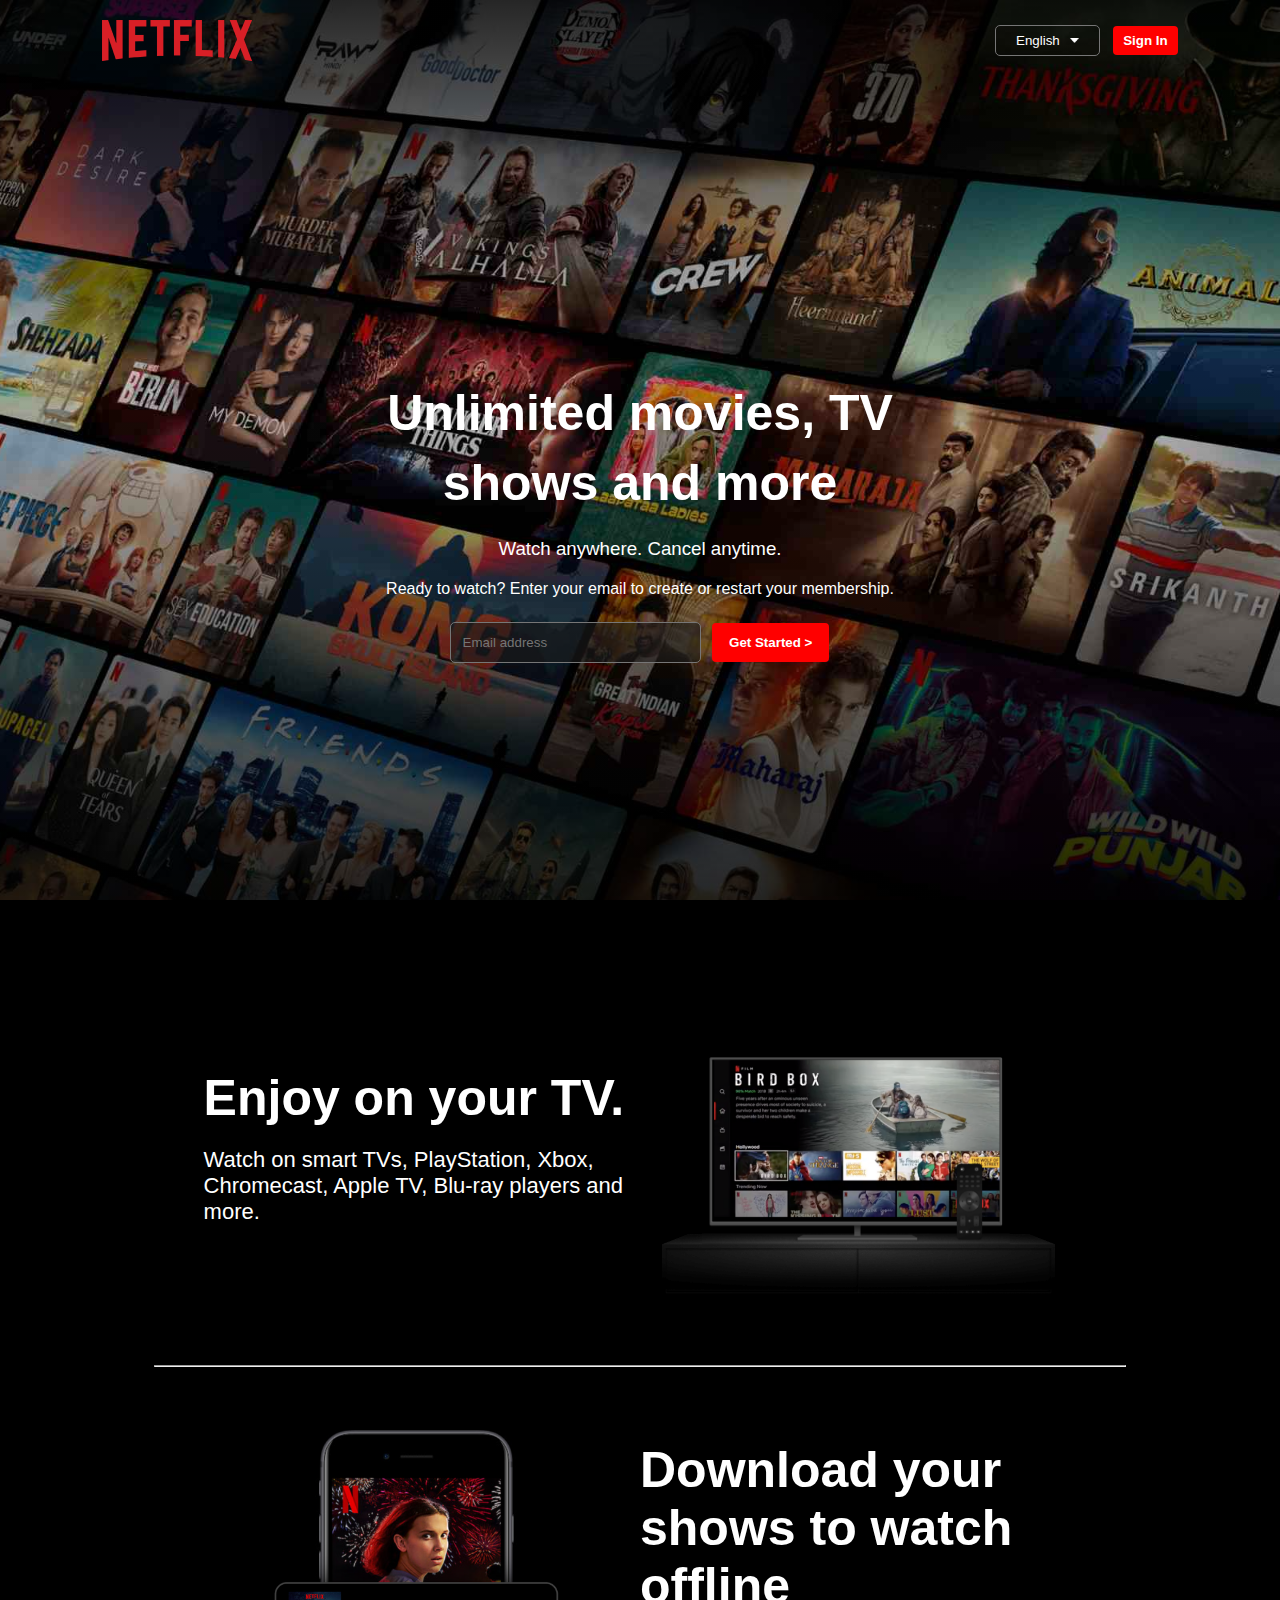
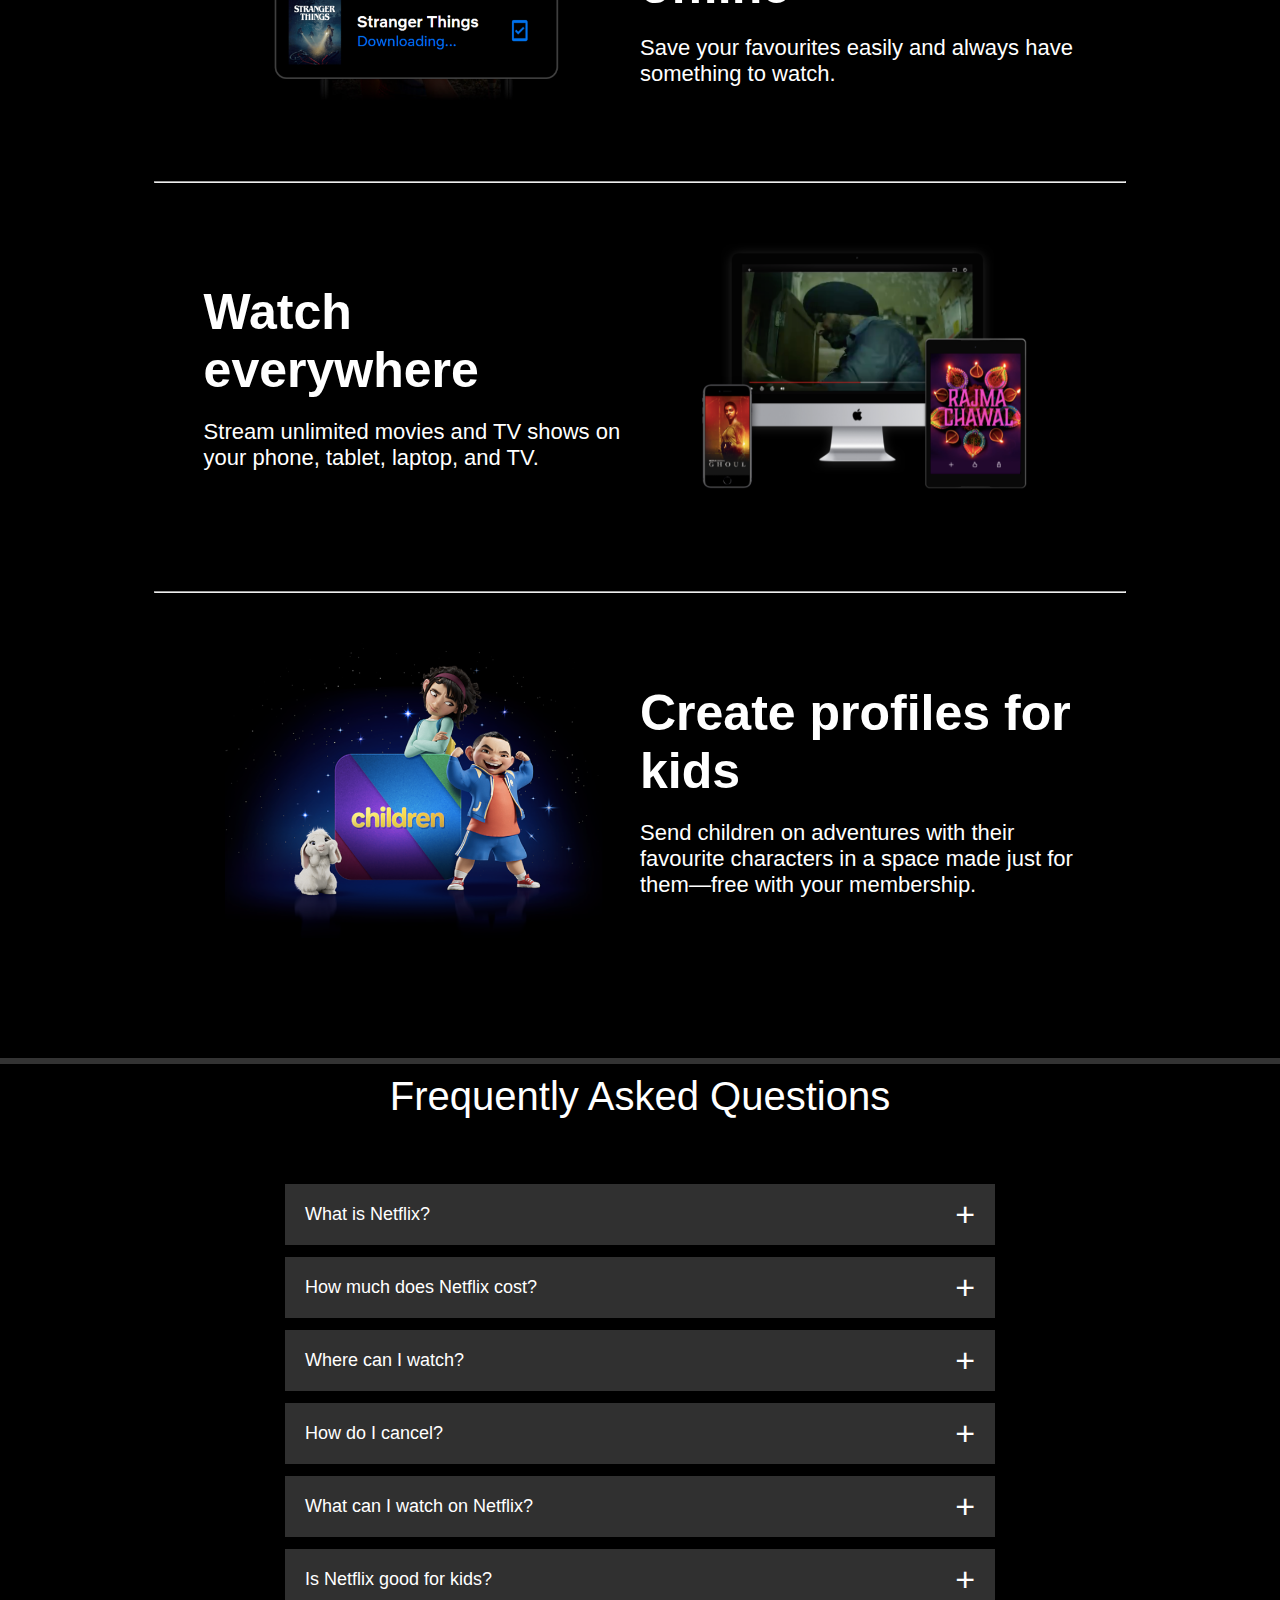
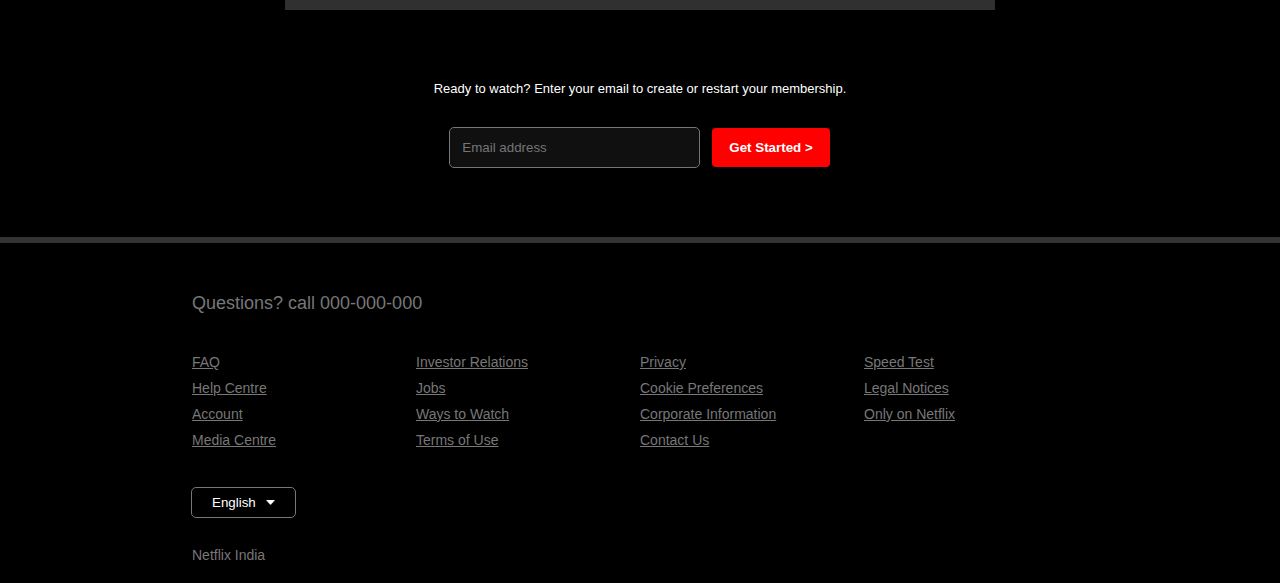
<file: index.html>
<!DOCTYPE html>
<html lang="en">
<head>
    <meta charset="UTF-8">
    <meta name="viewport" content="width=device-width, initial-scale=1.0">
    <title>Netflix India - Watch TV Shows Online</title>
    <link rel="stylesheet" href="style.css">
    <link rel="icon" href="images/icon.png" type="image/x-icon">
</head>
<body>
    <div class="header">
        <nav>
            <img src="images/logo.png" class="logo">
            <div>
                <button class="engbtn">English <img src="images/down-icon.png" alt=""> </button>
                <a href="signInPage.html"><button class="signbtn">Sign In</button></a>
            </div>
        </nav>
        <section>
            <div class="header-content">
                <h1>Unlimited movies, TV shows and more</h1>
                <h3>Watch anywhere. Cancel anytime.</h3>
                <h4>Ready to watch? Enter your email to create or restart your membership.</h4>
                <form action="" class="email-signup">
                    <input class="" type="email" required placeholder="Email address">
                    <button type="submit">Get Started  ></button>
                </form>
            </div>
        </section>
    </div>
    <div class="features">
        <div class="row">
            <div class="text-col">
                <h2>Enjoy on your TV.</h2>
                <p>Watch on smart TVs, PlayStation, Xbox, Chromecast, Apple TV, Blu-ray players and more.</p>
            </div>
            <div class="img-col">
                <img src="images/feature-1.png" alt="">
            </div>
        </div>
        <hr>
        <div class="row">
            <div class="img-col">
                <img src="images/feature-2.png" alt="">
            </div>
            <div class="text-col">
                <h2>Download your shows to watch offline</h2>
                <p>Save your favourites easily and always have something to watch.</p>
            </div>
        </div>
        <hr>
        <div class="row">
            <div class="text-col">
                <h2>Watch everywhere</h2>
                <p>Stream unlimited movies and TV shows on your phone, tablet, laptop, and TV.</p>
            </div>
            <div class="img-col">
                <img src="images/feature-3.png" alt="" class="tv-gif">
            </div>
        </div>
        <hr>
        <div class="row">
            <div class="img-col">
                <img src="images/feature-4.png" alt="">
            </div>
            <div class="text-col">
                <h2>Create profiles for kids</h2>
                <p>Send children on adventures with their favourite characters in a space made just for them—free with your membership.</p>
            </div>
        </div>
    </div>
    <div class="faq">
        <h2>Frequently Asked Questions</h2>
        <ul class="accordion">
            <li>
                <input type="radio" name="accordion" id="first">
                <label for="first">What is Netflix?</label>
                <div class="content">
                    <p>Netflix is a streaming service that offers a wide variety of award-winning TV shows, movies, anime, documentaries and more – on thousands of internet-connected devices.
                        <br>You can watch as much as you want, whenever you want, without a single ad – all for one low monthly price. There's always something new to discover, and new TV shows and movies are added every week!</p>
                </div>
            </li>
            <li>
                <input type="radio" name="accordion" id="second">
                <label for="second">How much does Netflix cost?</label>
                <div class="content">
                    <p>Watch Netflix on your smartphone, tablet, Smart TV, laptop, or streaming device, all for one fixed monthly fee. Plans range from ₹149 to ₹649 a month. No extra costs, no contracts.</p>
                </div>
            </li>
            <li>
                <input type="radio" name="accordion" id="third">
                <label for="third">Where can I watch?</label>
                <div class="content">
                    <p>Watch anywhere, anytime. Sign in with your Netflix account to watch instantly on the web at netflix.com from your personal computer or on any internet-connected device that offers the Netflix app, including smart TVs, smartphones, tablets, streaming media players and game consoles.
                    <br>You can also download your favourite shows with the iOS or Android app. Use downloads to watch while you're on the go and without an internet connection. Take Netflix with you anywhere.</p>
                </div>
            </li>
            <li>
                <input type="radio" name="accordion" id="fourth">
                <label for="fourth">How do I cancel?</label>
                <div class="content">
                    <p>Netflix is flexible. There are no annoying contracts and no commitments. You can easily cancel your account online in two clicks. There are no cancellation fees – start or stop your account anytime.</p>
                </div>
            </li>
            <li>
                <input type="radio" name="accordion" id="fifth">
                <label for="fifth">What can I watch on Netflix?</label>
                <div class="content">
                    <p>Netflix has an extensive library of feature films, documentaries, TV shows, anime, award-winning Netflix originals, and more. Watch as much as you want, anytime you want.</p>
                </div>
            </li>
            <li>
                <input type="radio" name="accordion" id="sixth">
                <label for="sixth">Is Netflix good for kids?</label>
                <div class="content">
                    <p>The Netflix Kids experience is included in your membership to give parents control while kids enjoy family-friendly TV shows and films in their own space.
                    <br>Kids profiles come with PIN-protected parental controls that let you restrict the maturity rating of content kids can watch and block specific titles you don’t want kids to see.</p>
                </div>
            </li>
        </ul>
        <small>Ready to watch? Enter your email to create or restart your membership.</small>
        <form action="" class="email-signup">
            <input class="" type="email" required placeholder="Email address">
            <button type="submit">Get Started  ></button>
        </form>
    </div>
    <div class="footer">
        <h2>Questions? call 000-000-000</h2>
        <div class="row">
            <div class="col">
                <a href="#">FAQ</a>
                <a href="#">Help Centre</a>
                <a href="#">Account</a>
                <a href="#">Media Centre</a>
            </div>
            <div class="col">
                <a href="#">Investor Relations</a>
                <a href="#">Jobs</a>
                <a href="#">Ways to Watch</a>
                <a href="#">Terms of Use</a>
            </div>
            <div class="col">
                <a href="#">Privacy</a>
                <a href="#">Cookie Preferences</a>
                <a href="#">Corporate Information</a>
                <a href="#">Contact Us</a>
            </div>
            <div class="col">
                <a href="#">Speed Test</a>
                <a href="#">Legal Notices</a>
                <a href="#">Only on Netflix</a>
            </div>
        </div>
        <div>
            <button class="engbtn">English <img src="images/down-icon.png" alt=""> </button>
            <p class="copyright-txt">Netflix India</p>
        </div>
    </div>
</body>
</html>
</file>
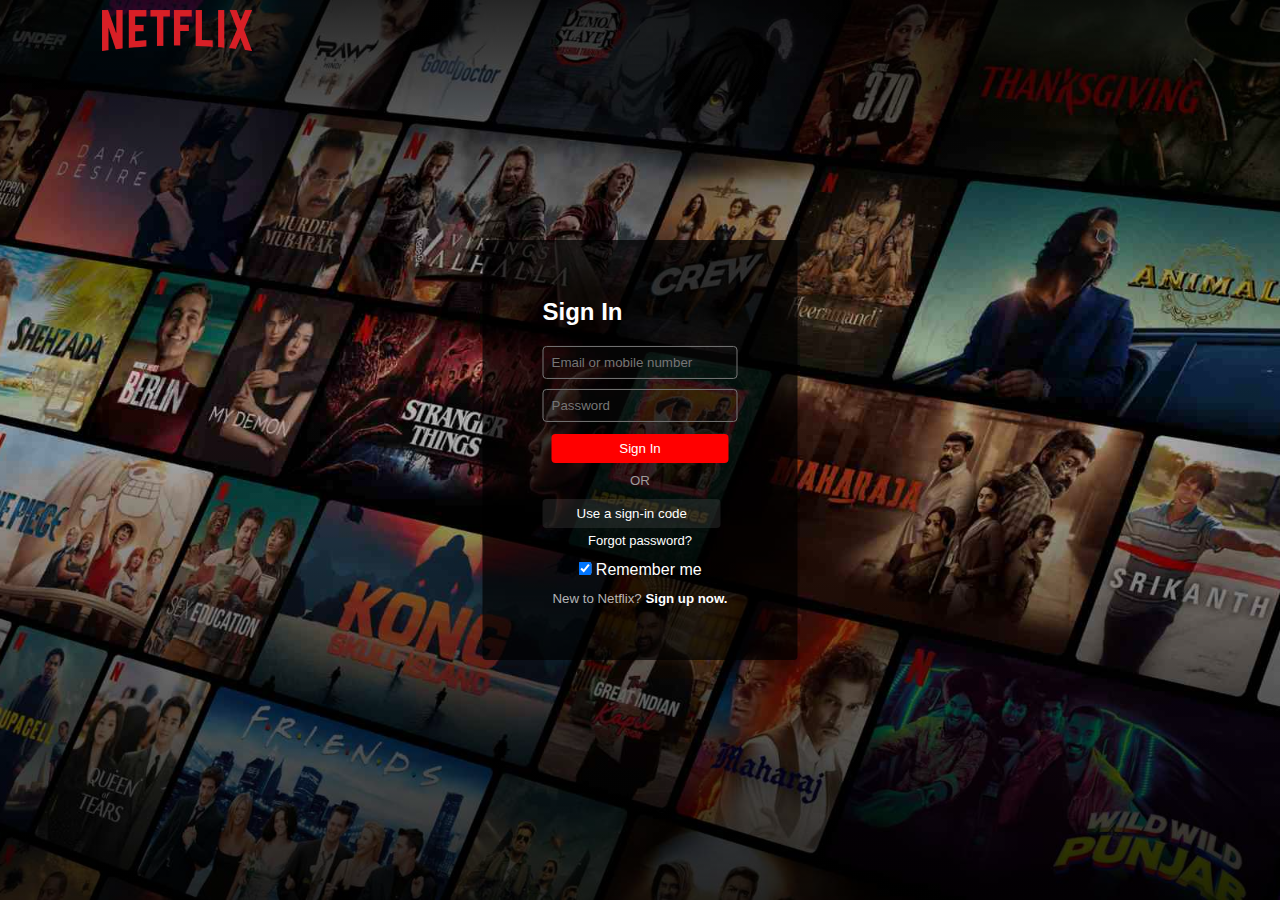
<file: signInPage.html>
<!DOCTYPE html>
<html lang="en">
<head>
    <meta charset="UTF-8">
    <meta name="viewport" content="width=device-width, initial-scale=1.0">
    <title>Netflix - SignIn</title>
    <link rel="stylesheet" href="styleSignIn.css">
    <link rel="icon" href="images/icon.png" type="image/png">
</head>
<body>
    <div class="header">
        <nav>
            <img src="images/logo.png" class="logo">
        </nav>
        <div class="signInArea">
            <h2>Sign In</h2>
            <form action="">
                <input type="text" required placeholder="Email or mobile number"><br>
                <input type="password" required placeholder="Password"><br>
                <button type="submit">Sign In</button>
            </form>
            <h5 style="margin: 4px; font-weight: 10; color: rgb(158, 156, 156);">OR</h5>
                <button class="codebtn">Use a sign-in code</button>
                <a href="" class="forgot-pass">Forgot password?</a>
                <label class="custom-checkbox" for="">
                    <input type="checkbox" checked>
                    Remember me
                </label>
                <div>
                    <h5><span style="font-weight: 400; color: rgba(255, 255, 255, 0.7);">New to Netflix?</span> <a href="index.html" style="text-decoration: none; color: white;"> Sign up now.</a></h5>
                </div>
        </div>
    </div>
</body>
</html>
</file>
<file: style.css>
*{
    margin: 0;
    padding: 0;
    box-sizing: border-box;
    font-family: sans-serif;
}
body{
    background-color: #000;
    color: #fff;
}
.header{
    background-image: linear-gradient(to top, rgba(0, 0, 0, 0.8) 0, rgba(0, 0, 0, 0) 60%, rgba(0, 0, 0, 0.8) 100%),url(images/bg-new.jpg);
    width: 100%;
    height: 100vh;
    background-size: cover;
    background-position: center;
    padding: 10px 8%;
    position: relative;
}
nav{
    display: flex;
    align-items: center;
    justify-content: space-between;
    padding: 10px 0;
}
.logo{
    width: 150px;
    cursor: pointer;
}
.signbtn{
    background-color: red;
    outline: 0;
    border: 0;
    border-radius: 4px;
    color: #fff;
    padding: 7px 10px;
    margin-left: 10px;
    cursor: pointer;
    font-weight: 600;
}
.signbtn:hover{
    background-color: #cf0202;
}
.signbtn:active{
    background-color: #930202;
    color: rgb(203, 203, 203);
}
.engbtn{
    background-color: rgba(0, 0, 0, 0);
    border-radius: 4px;
    border: 0;
    outline: 1px solid light-dark(rgb(118, 118, 118), rgb(133, 133, 133));
    color: #fff;
    padding: 7px 20px;
    background: transparent;
    display: inline-flex;
    align-items: center;
    cursor: pointer;
}
.engbtn:hover{
    background-color: #000;
}
.engbtn img{
    width: 9px;
    margin-left: 10px;
}
.header-content{
    position: absolute;
    top: 50%;
    left: 50%;
    transform: translate(-50%,-50%);
    text-align: center;
    margin-top: 70px;
    justify-content: center;
}
.header-content h1{
    font-size: 50px;
    line-height: 70px;
    font-weight: 800;
    max-width: 650px;
    margin-bottom: 20px;
}
.header-content h3{
    font-weight: 400;
    margin-bottom: 20px;
}
.header-content h4{
    font-weight: 300;
    margin-bottom: 15px;
}

.email-signup input{
    background: rgba(27, 27, 27, 0.6);
    border: none;
    outline: 1px solid light-dark(rgb(118, 118, 118), rgb(133, 133, 133));
    border-radius: 4px;
    padding: 12px;
    padding-right: 60px;
    color: #fff;
    margin-top: 10px;
}
.email-signup button{
    background-color: red;
    color: #fff;
    font-weight: 700;
    padding: 12px 17px;
    border-radius: 4px;
    border: 0;
    margin-left: 0.5rem;
    cursor: pointer;
    margin-top: 10px;
}
.email-signup button:hover{
    background-color: #cf0202;
}
.email-signup button:active{
    background-color: #930202;
    color: rgb(203, 203, 203);
}


/*------------features-----------*/

.features{
    padding: 50px 12%;
    font-size: 22px;
}
.row{
    display: flex;
    width: 100%;
    align-items: center;
    flex-wrap: wrap;
    padding: 50px ;
}

.text-col{
    flex-basis: 50%;
    margin-bottom: 20px;
}
.img-col{
    flex-basis: 50%;
    margin-bottom: 20px;
}
.img-col img{
    display: block;
    width: 90%;
    margin: auto;
}
.text-col h2{
    font-size: 50px;
    font-weight: 600;
    margin-bottom: 20px;
}

/*-------------faq-----------*/

.faq{
    padding: 10px 12%;
    text-align: center;
    font-size: 18px;
    border-top: 6px solid #333;
}
.faq h2{
    font-weight: 500;
    font-size: 40px
}
.accordion{
    margin: 60px auto;
    width: 100%;
    max-width: 720px;
}
.accordion li{
    list-style: none;
    padding: 5px;
    width: 100%;
}
.accordion li label{
    display: flex;
    align-items: center;
    padding: 20px;
    font-size: 18px;
    font-weight: 500;
    background: #303030;
    margin-bottom: 2px;
    cursor: pointer;
    position: relative;
}
.accordion li label:hover{
    background: #545454;
}
label::after{
    content: '+';
    font-size: 34px;
    position: absolute;
    right: 20px;
    transition: transform 0.5s;
}
input[type="radio"]{
    display: none;
}
.accordion .content{
    background: #303030;
    text-align: left;
    padding: 0 20px;
    max-height: 0;
    overflow: hidden;
    transition: max-height 0.5s, padding 0.5s;
}
.accordion input[type="radio"]:checked + label + .content{
    max-height: 600px;
    padding: 30px 20px;
}
.accordion input[type="radio"]:checked + label::after{
    transform: rotate(45deg);
}

.faq .email-signup{
    max-width: 600px;
    margin:20px auto 60px;
}
.faq small{
    font-size: 13px;
}

/*-----------footer---------*/
.footer{
    padding: 50px 15% 10px;
    border-top: 6px solid #333;
    color: #777;
}
.footer h2{
    font-size: 18px;
    font-weight: 400;
    margin-bottom: 30px;
}
.footer .col{
    flex-basis: 25%;
    flex-grow: 1;
    margin-bottom: 20px;
}
.footer .col a{
    display: block;
    color: #777;
    font-size: 14px;
    margin-bottom: 10px;
}
.footer .row{
    align-items: flex-start;
    padding: 10px 0;
}
.footer .engbtn{
    margin-bottom: 10px;
}
.copyright-txt{
    font-size: 14px;
    margin-top: 20px;
    margin-bottom: 10px;
}

/*------Media query for small screen------*/

@media only screen and (max-width: 600px){
    .logo{
        width: 100px;
    }
    nav button{
        padding: 5px 10px;
    }
    nav .signbtn{
        padding: 4px 8px;
    }
    .header-content{
        position: unset;
        transform: none;
        padding-top: 10px;
    }
    .header-content h1{
        font-size: 30px;
    }
    .email-signup button{
        font-size: 12px;
        padding: 10px 15px;
    }
    .email-signup input{
        font-size: 12px;
        padding: 10px 15px;
    }
    .features{
        padding-top: 5rem;
    }
    .text-col, .img-col{
        flex-basis: 100%;
    }
    .features h2{
        font-size: 30px;
    }
    .features p{
        font-size: 15px;
    }
}
</file>
<file: styleSignIn.css>
*{
    margin: 0;
    padding: 0;
    box-sizing: border-box;
    font-family: sans-serif;
}
body{
    background-color: black;
    color: #fff;
}
.header{
    background: linear-gradient(to top, rgba(0, 0, 0, 0.8) 0, rgba(0, 0, 0, 0) 60%, rgba(0, 0, 0, 0.8) 100%),url(images/bg-new.jpg);
    width: 100%;
    height: 100vh;
    background-size: cover;
    background-position: center;
    position: relative;
    padding: 10px 8%;
    align-items: center;
}
nav img{
    width: 150px;
    cursor: pointer;
}
.signInArea{
    top: 50%;
    left: 50%;
    transform: translate(-50%,-50%);
    background: rgba(0, 0, 0, 0.7);
    padding: 48px 60px;
    position: absolute;
    text-align: center;
    line-height: 2;
    display: block;
    border-radius: 4px;
}
.signInArea h2{
    text-align: left;
    margin-bottom: 10px;
}
.signInArea input{
    background: rgba(110, 109, 109, 0.042);
    color: #c2bfbf;
    border: 1px solid light-dark(rgb(118, 118, 118), rgb(133, 133, 133));
    border-radius: 4px;
    padding: 8px;
    margin-bottom: 10px;

}
.signInArea form button{
    background-color: red;
    border: 0;
    border-radius: 4px;
    color: #fff;
    padding: 7px 68px;
    cursor: pointer;
}
.signInArea form button:hover{
    background-color: #cf0202;
}
.signInArea form button:active{
    background-color: #930202;
    color: rgb(203, 203, 203);
}
.codebtn{
    background-color: rgba(144, 140, 140, 0.159);
    border: 0;
    border-radius: 4px;
    color: #fff;
    padding: 7px 34px;
    cursor: pointer;
    display: block;
}

.forgot-pass{
    text-decoration: none;
    color: white;
    font-size: 13px;
    display: block;
}
</file>
